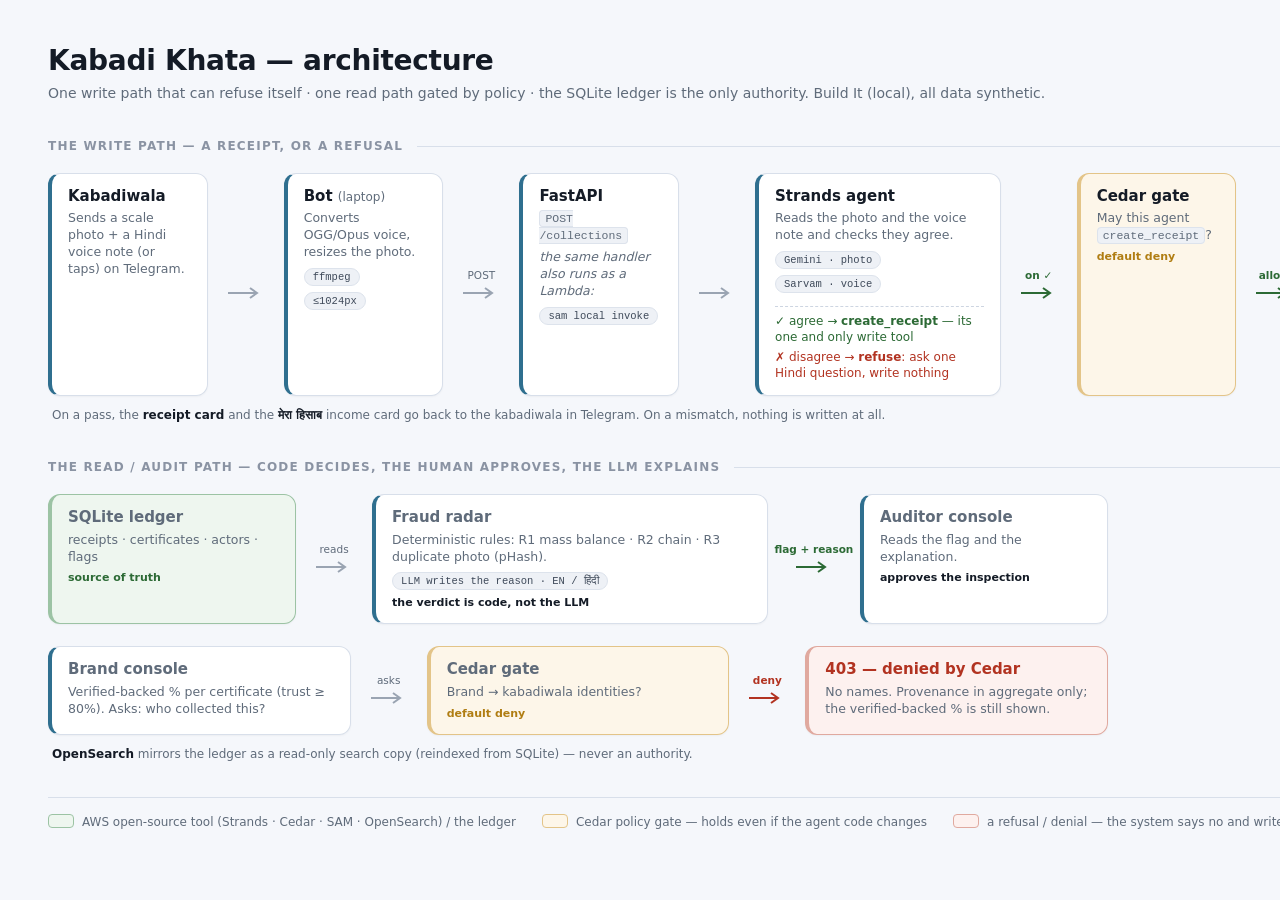
<file: docs/blog_assets/architecture.html>
<!doctype html>
<html lang="en">
<head>
<meta charset="utf-8">
<title>Kabadi Khata architecture</title>
<style>
  :root{
    --bg:#f5f7fb; --card:#ffffff; --bd:#d8dfea; --ink:#141b26; --mut:#5f6b7a;
    --green:#2c6a35; --greenbg:#eef6ef; --greenbd:#9cc3a4;
    --amber:#b07d12; --amberbg:#fdf6e9; --amberbd:#e3c488;
    --red:#b23321; --redbg:#fdf1ef; --redbd:#e0a99f;
    --blue:#2f6f8f;
    --mono:"JetBrains Mono",ui-monospace,"SFMono-Regular",Menlo,Consolas,monospace;
    --sans:"Segoe UI",system-ui,Helvetica,Arial,sans-serif;
  }
  *{box-sizing:border-box;}
  body{margin:0;background:var(--bg);font-family:var(--sans);color:var(--ink);
       -webkit-font-smoothing:antialiased;}
  .wrap{width:1520px;padding:44px 48px 40px;}
  h1{font-size:28px;font-weight:800;margin:0;letter-spacing:-.01em;}
  .sub{font-size:14px;color:var(--mut);margin:8px 0 0;}
  .sec{margin-top:38px;}
  .seclbl{display:flex;align-items:center;gap:14px;font-size:12px;font-weight:700;
          letter-spacing:.1em;color:#8a93a3;text-transform:uppercase;margin-bottom:20px;}
  .seclbl::after{content:"";flex:1;height:1px;background:var(--bd);}

  .flow{display:flex;align-items:stretch;flex-wrap:nowrap;}
  .flow.sub{max-width:1060px;}
  .flow + .flow{margin-top:22px;}

  .card{flex:1 1 0;min-width:0;background:var(--card);border:1px solid var(--bd);
        border-left:4px solid var(--blue);border-radius:12px;padding:14px 16px;
        display:flex;flex-direction:column;gap:5px;box-shadow:0 1px 2px rgba(20,27,38,.04);}
  .card.feat{flex:1.7 1 0;}
  .card.green{border-left-color:var(--green);background:var(--greenbg);border-color:var(--greenbd);}
  .card.amber{border-left-color:var(--amber);background:var(--amberbg);border-color:var(--amberbd);}
  .card.red{border-left-color:var(--red);background:var(--redbg);border-color:var(--redbd);}
  .card .t{font-size:15px;font-weight:700;line-height:1.15;}
  .card .d{font-size:12.5px;color:var(--mut);line-height:1.35;}
  .card .tag{font-size:11px;font-weight:700;color:var(--green);margin-top:1px;}
  .card.amber .tag{color:var(--amber);}
  .chips{display:flex;flex-wrap:wrap;gap:6px;margin-top:2px;}
  .chip{font-family:var(--mono);font-size:10.5px;color:#3f4a5a;background:#eef1f6;
        border:1px solid #dde3ec;border-radius:999px;padding:2px 8px;}
  code{font-family:var(--mono);font-size:11.5px;background:#eef1f6;border:1px solid #dde3ec;
       border-radius:4px;padding:1px 5px;}
  .split{border-top:1px dashed #cdd5e1;margin-top:8px;padding-top:7px;display:flex;flex-direction:column;gap:5px;}
  .out{font-size:12px;line-height:1.3;}
  .out b{font-weight:700;}
  .ok{color:var(--green);} .no{color:var(--red);}

  .arrow{flex:0 0 76px;display:flex;flex-direction:column;align-items:center;justify-content:center;gap:4px;}
  .arrow.wide{flex-basis:92px;}
  .arrow .al{font-size:10.5px;line-height:1;height:12px;color:var(--mut);white-space:nowrap;}
  .arrow .al.g{color:var(--green);font-weight:700;}
  .arrow .al.r{color:var(--red);font-weight:700;}
  .arrow svg{display:block;}
  .arrow .ln{stroke:#9aa4b2;stroke-width:2;fill:none;}
  .arrow.g .ln{stroke:var(--green);} .arrow.r .ln{stroke:var(--red);}

  .note{font-size:12px;color:var(--mut);margin-top:12px;padding-left:4px;}
  .note b{color:var(--ink);font-weight:600;}

  .legend{margin-top:36px;border-top:1px solid var(--bd);padding-top:16px;
          display:flex;flex-wrap:wrap;gap:10px 26px;align-items:center;font-size:12px;color:var(--mut);}
  .sw{display:inline-block;width:26px;height:14px;border-radius:4px;border:1px solid;vertical-align:-2px;margin-right:8px;}
  .sw.g{background:var(--greenbg);border-color:var(--greenbd);}
  .sw.a{background:var(--amberbg);border-color:var(--amberbd);}
  .sw.r{background:var(--redbg);border-color:var(--redbd);}
  .foot{margin-top:12px;font-size:11.5px;color:#8a93a3;}
</style>
</head>
<body>
<div class="wrap">
  <h1>Kabadi Khata — architecture</h1>
  <p class="sub">One write path that can refuse itself · one read path gated by policy · the SQLite ledger is the only authority. Build It (local), all data synthetic.</p>

  <!-- ============ WRITE PATH ============ -->
  <div class="sec">
    <div class="seclbl">The write path — a receipt, or a refusal</div>
    <div class="flow">

      <div class="card">
        <div class="t">Kabadiwala</div>
        <div class="d">Sends a scale photo + a Hindi voice note (or taps) on Telegram.</div>
      </div>

      <div class="arrow"><span class="al">&nbsp;</span>
        <svg width="40" height="14"><path class="ln" d="M2,7 H30"/><path class="ln" d="M24,2 L31,7 L24,12"/></svg>
      </div>

      <div class="card">
        <div class="t">Bot <span style="font-weight:400;color:var(--mut);font-size:12px">(laptop)</span></div>
        <div class="d">Converts OGG/Opus voice, resizes the photo.</div>
        <div class="chips"><span class="chip">ffmpeg</span><span class="chip">≤1024px</span></div>
      </div>

      <div class="arrow"><span class="al">POST</span>
        <svg width="40" height="14"><path class="ln" d="M2,7 H30"/><path class="ln" d="M24,2 L31,7 L24,12"/></svg>
      </div>

      <div class="card">
        <div class="t">FastAPI</div>
        <div class="d"><code>POST /collections</code></div>
        <div class="d" style="font-style:italic">the same handler also runs as a Lambda:</div>
        <div class="chips"><span class="chip">sam local invoke</span></div>
      </div>

      <div class="arrow"><span class="al">&nbsp;</span>
        <svg width="40" height="14"><path class="ln" d="M2,7 H30"/><path class="ln" d="M24,2 L31,7 L24,12"/></svg>
      </div>

      <div class="card feat">
        <div class="t">Strands agent</div>
        <div class="d">Reads the photo and the voice note and checks they agree.</div>
        <div class="chips"><span class="chip">Gemini · photo</span><span class="chip">Sarvam · voice</span></div>
        <div class="split">
          <div class="out ok">✓ agree &rarr; <b>create_receipt</b> — its one and only write tool</div>
          <div class="out no">✗ disagree &rarr; <b>refuse</b>: ask one Hindi question, write nothing</div>
        </div>
      </div>

      <div class="arrow g"><span class="al g">on&nbsp;✓</span>
        <svg width="40" height="14"><path class="ln" d="M2,7 H30"/><path class="ln" d="M24,2 L31,7 L24,12"/></svg>
      </div>

      <div class="card amber">
        <div class="t">Cedar gate</div>
        <div class="d">May this agent <code>create_receipt</code>?</div>
        <div class="tag">default deny</div>
      </div>

      <div class="arrow g"><span class="al g">allow</span>
        <svg width="40" height="14"><path class="ln" d="M2,7 H30"/><path class="ln" d="M24,2 L31,7 L24,12"/></svg>
      </div>

      <div class="card green">
        <div class="t">SQLite ledger</div>
        <div class="d">Hash-chained receipt, <code>prev_hash → hash</code>.</div>
        <div class="tag">the only authority</div>
      </div>

    </div>
    <p class="note">On a pass, the <b>receipt card</b> and the <b>मेरा हिसाब</b> income card go back to the kabadiwala in Telegram. On a mismatch, nothing is written at all.</p>
  </div>

  <!-- ============ READ / AUDIT PATH ============ -->
  <div class="sec">
    <div class="seclbl">The read / audit path — code decides, the human approves, the LLM explains</div>

    <div class="flow sub">
      <div class="card green">
        <div class="t">SQLite ledger</div>
        <div class="d">receipts · certificates · actors · flags</div>
        <div class="tag">source of truth</div>
      </div>
      <div class="arrow"><span class="al">reads</span>
        <svg width="40" height="14"><path class="ln" d="M2,7 H30"/><path class="ln" d="M24,2 L31,7 L24,12"/></svg>
      </div>
      <div class="card feat">
        <div class="t">Fraud radar</div>
        <div class="d">Deterministic rules: R1 mass balance · R2 chain · R3 duplicate photo (pHash).</div>
        <div class="chips"><span class="chip">LLM writes the reason · EN / हिंदी</span></div>
        <div class="tag" style="color:var(--ink)">the verdict is code, not the LLM</div>
      </div>
      <div class="arrow g wide"><span class="al g">flag + reason</span>
        <svg width="40" height="14"><path class="ln" d="M2,7 H30"/><path class="ln" d="M24,2 L31,7 L24,12"/></svg>
      </div>
      <div class="card">
        <div class="t">Auditor console</div>
        <div class="d">Reads the flag and the explanation.</div>
        <div class="tag" style="color:var(--ink)">approves the inspection</div>
      </div>
    </div>

    <div class="flow sub">
      <div class="card">
        <div class="t">Brand console</div>
        <div class="d">Verified-backed % per certificate (trust ≥ 80%). Asks: who collected this?</div>
      </div>
      <div class="arrow"><span class="al">asks</span>
        <svg width="40" height="14"><path class="ln" d="M2,7 H30"/><path class="ln" d="M24,2 L31,7 L24,12"/></svg>
      </div>
      <div class="card amber">
        <div class="t">Cedar gate</div>
        <div class="d">Brand &rarr; kabadiwala identities?</div>
        <div class="tag">default deny</div>
      </div>
      <div class="arrow r"><span class="al r">deny</span>
        <svg width="40" height="14"><path class="ln" d="M2,7 H30"/><path class="ln" d="M24,2 L31,7 L24,12"/></svg>
      </div>
      <div class="card red">
        <div class="t" style="color:var(--red)">403 — denied by Cedar</div>
        <div class="d">No names. Provenance in aggregate only; the verified-backed % is still shown.</div>
      </div>
    </div>

    <p class="note"><b>OpenSearch</b> mirrors the ledger as a read-only search copy (reindexed from SQLite) — never an authority.</p>
  </div>

  <!-- ============ LEGEND ============ -->
  <div class="legend">
    <span><span class="sw g"></span>AWS open-source tool (Strands · Cedar · SAM · OpenSearch) / the ledger</span>
    <span><span class="sw a"></span>Cedar policy gate — holds even if the agent code changes</span>
    <span><span class="sw r"></span>a refusal / denial — the system says no and writes nothing</span>
  </div>
</div>
</body>
</html>
</file>
